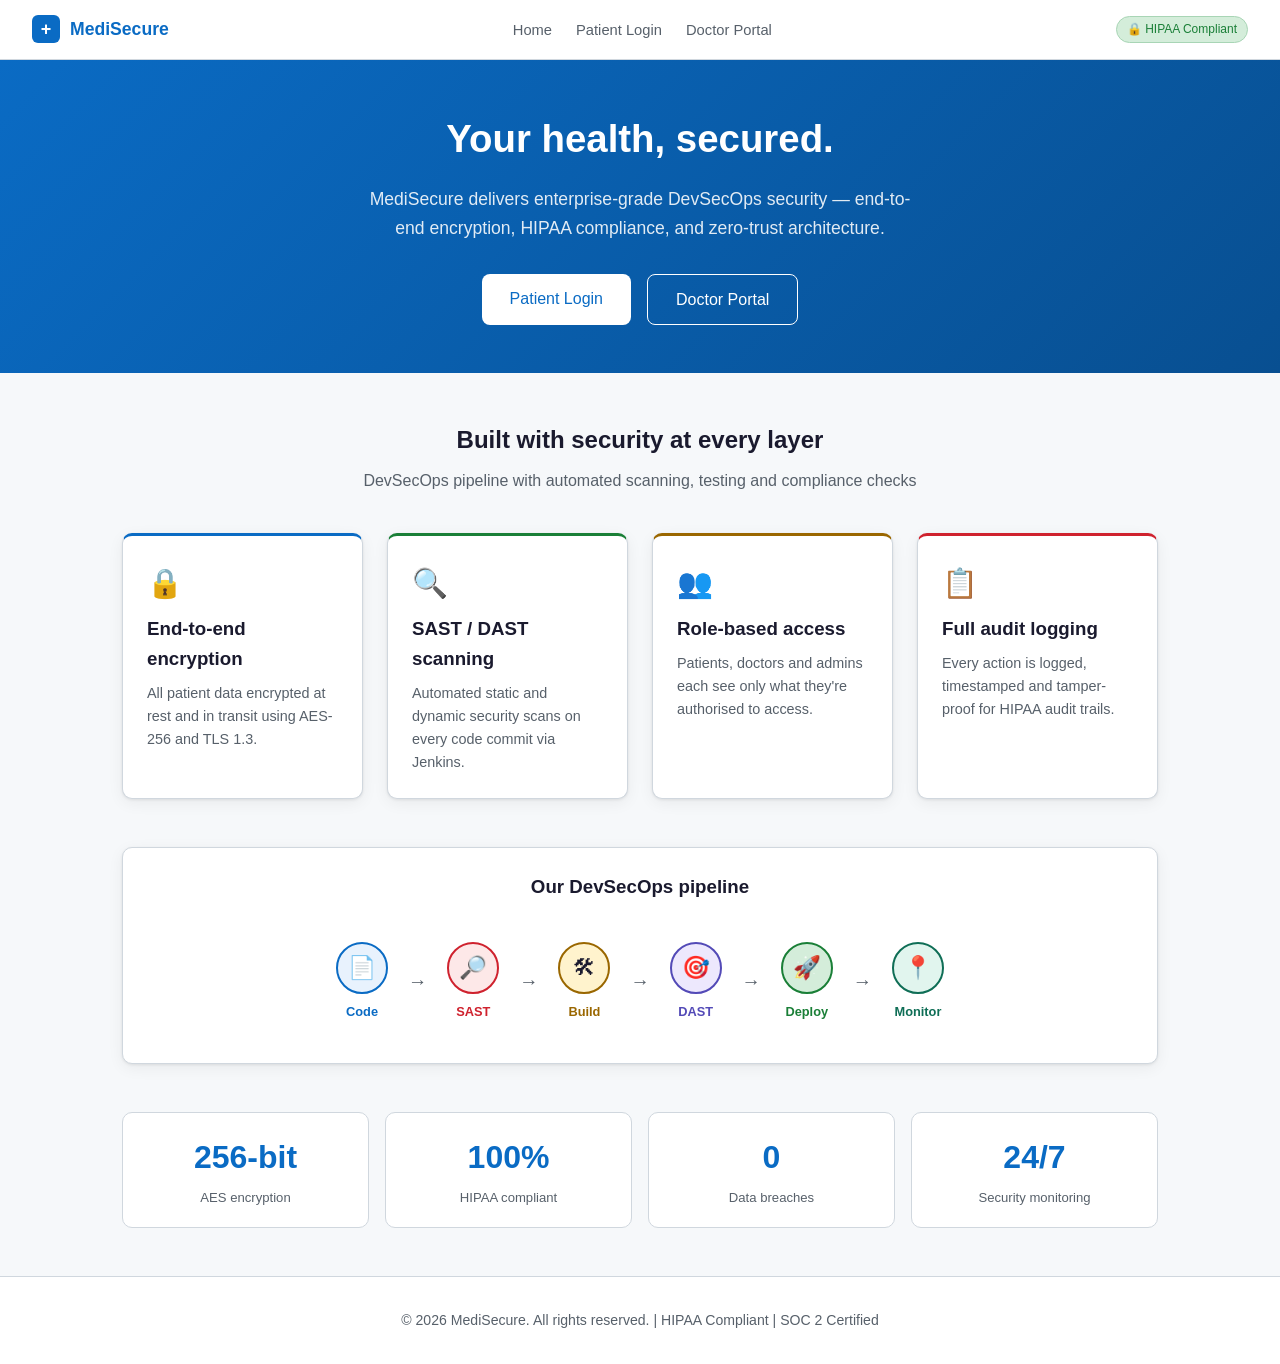
<file: app/index.html>
<!DOCTYPE html>
<html lang="en">
<head>
  <meta charset="UTF-8">
  <meta name="viewport" content="width=device-width, initial-scale=1.0">
  <title>MediSecure — Healthcare Portal</title>
  <link rel="stylesheet" href="style.css">
</head>
<body>

<nav class="navbar">
  <a href="index.html" class="navbar-brand">
    <div class="cross">+</div>
    MediSecure
  </a>
  <ul class="nav-links">
    <li><a href="index.html">Home</a></li>
    <li><a href="login.html">Patient Login</a></li>
    <li><a href="dashboard.html">Doctor Portal</a></li>
  </ul>
  <span class="badge-secure">&#128274; HIPAA Compliant</span>
</nav>

<!-- Hero -->
<div class="security-banner">
  <h1 style="font-size:2.4rem;font-weight:700;margin-bottom:1rem">Your health, secured.</h1>
  <p style="font-size:1.1rem;opacity:0.88;max-width:560px;margin:0 auto 2rem">
    MediSecure delivers enterprise-grade DevSecOps security — end-to-end encryption,
    HIPAA compliance, and zero-trust architecture.
  </p>
  <div style="display:flex;gap:1rem;justify-content:center;flex-wrap:wrap">
    <a href="login.html" class="btn btn-primary" style="background:white;color:#0a6bc4;font-size:1rem;padding:12px 28px">Patient Login</a>
    <a href="dashboard.html" class="btn btn-outline" style="border-color:white;color:white;font-size:1rem;padding:12px 28px">Doctor Portal</a>
  </div>
</div>

<!-- Security features -->
<div style="max-width:1100px;margin:3rem auto;padding:0 2rem">
  <h2 style="text-align:center;margin-bottom:0.5rem">Built with security at every layer</h2>
  <p style="text-align:center;color:var(--text-muted);margin-bottom:2.5rem">DevSecOps pipeline with automated scanning, testing and compliance checks</p>

  <div style="display:grid;grid-template-columns:repeat(auto-fit,minmax(220px,1fr));gap:1.5rem;margin-bottom:3rem">
    <div class="card" style="border-top:3px solid #0a6bc4">
      <div style="font-size:1.8rem;margin-bottom:0.5rem">&#128274;</div>
      <h3 style="margin-bottom:0.5rem">End-to-end encryption</h3>
      <p style="color:var(--text-muted);font-size:0.9rem">All patient data encrypted at rest and in transit using AES-256 and TLS 1.3.</p>
    </div>
    <div class="card" style="border-top:3px solid #1a7f37">
      <div style="font-size:1.8rem;margin-bottom:0.5rem">&#128269;</div>
      <h3 style="margin-bottom:0.5rem">SAST / DAST scanning</h3>
      <p style="color:var(--text-muted);font-size:0.9rem">Automated static and dynamic security scans on every code commit via Jenkins.</p>
    </div>
    <div class="card" style="border-top:3px solid #9a6700">
      <div style="font-size:1.8rem;margin-bottom:0.5rem">&#128101;</div>
      <h3 style="margin-bottom:0.5rem">Role-based access</h3>
      <p style="color:var(--text-muted);font-size:0.9rem">Patients, doctors and admins each see only what they're authorised to access.</p>
    </div>
    <div class="card" style="border-top:3px solid #cf222e">
      <div style="font-size:1.8rem;margin-bottom:0.5rem">&#128203;</div>
      <h3 style="margin-bottom:0.5rem">Full audit logging</h3>
      <p style="color:var(--text-muted);font-size:0.9rem">Every action is logged, timestamped and tamper-proof for HIPAA audit trails.</p>
    </div>
  </div>

  <!-- DevSecOps pipeline visual -->
  <div class="card" style="margin-bottom:3rem">
    <h3 style="margin-bottom:1.5rem;text-align:center">Our DevSecOps pipeline</h3>
    <div style="display:flex;align-items:center;justify-content:center;gap:0;flex-wrap:wrap">
      <div style="text-align:center;padding:1rem">
        <div style="width:52px;height:52px;background:#e8f2fd;border-radius:50%;display:flex;align-items:center;justify-content:center;margin:0 auto 8px;font-size:1.4rem;border:2px solid #0a6bc4">&#128196;</div>
        <div style="font-size:0.8rem;font-weight:600;color:#0a6bc4">Code</div>
      </div>
      <div style="color:var(--text-muted);font-size:1.2rem;padding:0 4px">&#8594;</div>
      <div style="text-align:center;padding:1rem">
        <div style="width:52px;height:52px;background:#fde8e8;border-radius:50%;display:flex;align-items:center;justify-content:center;margin:0 auto 8px;font-size:1.4rem;border:2px solid #cf222e">&#128270;</div>
        <div style="font-size:0.8rem;font-weight:600;color:#cf222e">SAST</div>
      </div>
      <div style="color:var(--text-muted);font-size:1.2rem;padding:0 4px">&#8594;</div>
      <div style="text-align:center;padding:1rem">
        <div style="width:52px;height:52px;background:#fff3cd;border-radius:50%;display:flex;align-items:center;justify-content:center;margin:0 auto 8px;font-size:1.4rem;border:2px solid #9a6700">&#128736;</div>
        <div style="font-size:0.8rem;font-weight:600;color:#9a6700">Build</div>
      </div>
      <div style="color:var(--text-muted);font-size:1.2rem;padding:0 4px">&#8594;</div>
      <div style="text-align:center;padding:1rem">
        <div style="width:52px;height:52px;background:#ede8fd;border-radius:50%;display:flex;align-items:center;justify-content:center;margin:0 auto 8px;font-size:1.4rem;border:2px solid #534AB7">&#127919;</div>
        <div style="font-size:0.8rem;font-weight:600;color:#534AB7">DAST</div>
      </div>
      <div style="color:var(--text-muted);font-size:1.2rem;padding:0 4px">&#8594;</div>
      <div style="text-align:center;padding:1rem">
        <div style="width:52px;height:52px;background:#d4edda;border-radius:50%;display:flex;align-items:center;justify-content:center;margin:0 auto 8px;font-size:1.4rem;border:2px solid #1a7f37">&#128640;</div>
        <div style="font-size:0.8rem;font-weight:600;color:#1a7f37">Deploy</div>
      </div>
      <div style="color:var(--text-muted);font-size:1.2rem;padding:0 4px">&#8594;</div>
      <div style="text-align:center;padding:1rem">
        <div style="width:52px;height:52px;background:#e1f5ee;border-radius:50%;display:flex;align-items:center;justify-content:center;margin:0 auto 8px;font-size:1.4rem;border:2px solid #0F6E56">&#128205;</div>
        <div style="font-size:0.8rem;font-weight:600;color:#0F6E56">Monitor</div>
      </div>
    </div>
  </div>

  <!-- Stats -->
  <div class="stats-grid">
    <div class="stat-card"><div class="stat-value">256-bit</div><div class="stat-label">AES encryption</div></div>
    <div class="stat-card"><div class="stat-value">100%</div><div class="stat-label">HIPAA compliant</div></div>
    <div class="stat-card"><div class="stat-value">0</div><div class="stat-label">Data breaches</div></div>
    <div class="stat-card"><div class="stat-value">24/7</div><div class="stat-label">Security monitoring</div></div>
  </div>
</div>

<footer style="background:var(--white);border-top:1px solid var(--border);padding:2rem;text-align:center;color:var(--text-muted);font-size:0.88rem">
  <p>&copy; 2026 MediSecure. All rights reserved. | HIPAA Compliant | SOC 2 Certified</p>
</footer>

</body>
</html>
</file>
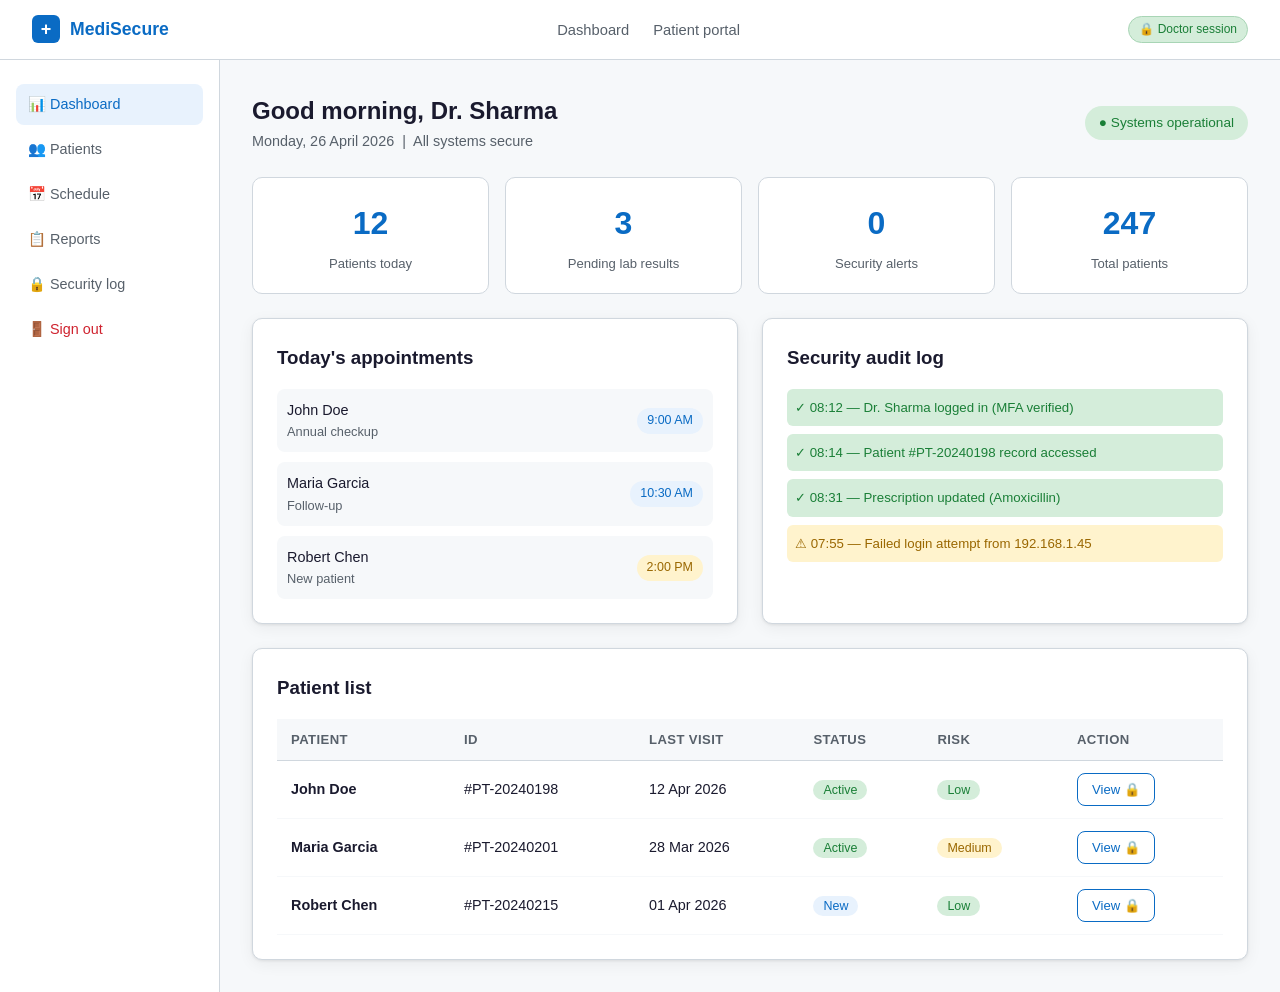
<file: app/dashboard.html>
<!DOCTYPE html>
<html lang="en">
<head>
  <meta charset="UTF-8">
  <meta name="viewport" content="width=device-width, initial-scale=1.0">
  <title>Doctor Dashboard — MediSecure</title>
  <link rel="stylesheet" href="style.css">
</head>
<body>

<nav class="navbar">
  <a href="index.html" class="navbar-brand"><div class="cross">+</div> MediSecure</a>
  <ul class="nav-links">
    <li><a href="dashboard.html">Dashboard</a></li>
    <li><a href="patient.html">Patient portal</a></li>
  </ul>
  <span class="badge-secure">&#128274; Doctor session</span>
</nav>

<div class="layout">
  <div class="sidebar">
    <a href="dashboard.html" class="sidebar-item active">&#128202; Dashboard</a>
    <a href="#" class="sidebar-item">&#128101; Patients</a>
    <a href="#" class="sidebar-item">&#128197; Schedule</a>
    <a href="#" class="sidebar-item">&#128203; Reports</a>
    <a href="#" class="sidebar-item">&#128274; Security log</a>
    <a href="index.html" class="sidebar-item" style="color:var(--danger)">&#128682; Sign out</a>
  </div>

  <div class="main">
    <div style="display:flex;justify-content:space-between;align-items:center;margin-bottom:1.5rem">
      <div>
        <h2>Good morning, Dr. Sharma</h2>
        <p style="color:var(--text-muted);font-size:0.9rem">Monday, 26 April 2026 &nbsp;|&nbsp; All systems secure</p>
      </div>
      <span class="pill pill-green" style="font-size:0.85rem;padding:6px 14px">&#9679; Systems operational</span>
    </div>

    <div class="stats-grid">
      <div class="stat-card"><div class="stat-value">12</div><div class="stat-label">Patients today</div></div>
      <div class="stat-card"><div class="stat-value">3</div><div class="stat-label">Pending lab results</div></div>
      <div class="stat-card"><div class="stat-value">0</div><div class="stat-label">Security alerts</div></div>
      <div class="stat-card"><div class="stat-value">247</div><div class="stat-label">Total patients</div></div>
    </div>

    <div style="display:grid;grid-template-columns:1fr 1fr;gap:1.5rem;margin-bottom:1.5rem">
      <div class="card">
        <h3 style="margin-bottom:1rem">Today's appointments</h3>
        <div style="display:flex;flex-direction:column;gap:10px">
          <div style="display:flex;justify-content:space-between;align-items:center;padding:10px;background:var(--bg);border-radius:8px">
            <div><p style="font-weight:500;font-size:0.9rem">John Doe</p><p style="font-size:0.8rem;color:var(--text-muted)">Annual checkup</p></div>
            <span class="pill pill-blue">9:00 AM</span>
          </div>
          <div style="display:flex;justify-content:space-between;align-items:center;padding:10px;background:var(--bg);border-radius:8px">
            <div><p style="font-weight:500;font-size:0.9rem">Maria Garcia</p><p style="font-size:0.8rem;color:var(--text-muted)">Follow-up</p></div>
            <span class="pill pill-blue">10:30 AM</span>
          </div>
          <div style="display:flex;justify-content:space-between;align-items:center;padding:10px;background:var(--bg);border-radius:8px">
            <div><p style="font-weight:500;font-size:0.9rem">Robert Chen</p><p style="font-size:0.8rem;color:var(--text-muted)">New patient</p></div>
            <span class="pill pill-yellow">2:00 PM</span>
          </div>
        </div>
      </div>

      <div class="card">
        <h3 style="margin-bottom:1rem">Security audit log</h3>
        <div style="display:flex;flex-direction:column;gap:8px">
          <div style="font-size:0.83rem;padding:8px;background:#d4edda;border-radius:6px;color:#1a7f37">
            &#10003; 08:12 — Dr. Sharma logged in (MFA verified)
          </div>
          <div style="font-size:0.83rem;padding:8px;background:#d4edda;border-radius:6px;color:#1a7f37">
            &#10003; 08:14 — Patient #PT-20240198 record accessed
          </div>
          <div style="font-size:0.83rem;padding:8px;background:#d4edda;border-radius:6px;color:#1a7f37">
            &#10003; 08:31 — Prescription updated (Amoxicillin)
          </div>
          <div style="font-size:0.83rem;padding:8px;background:#fff3cd;border-radius:6px;color:#9a6700">
            &#9888; 07:55 — Failed login attempt from 192.168.1.45
          </div>
        </div>
      </div>
    </div>

    <div class="card">
      <h3 style="margin-bottom:1rem">Patient list</h3>
      <div class="table-wrapper">
        <table>
          <thead>
            <tr><th>Patient</th><th>ID</th><th>Last visit</th><th>Status</th><th>Risk</th><th>Action</th></tr>
          </thead>
          <tbody>
            <tr>
              <td><b>John Doe</b></td><td>#PT-20240198</td><td>12 Apr 2026</td>
              <td><span class="pill pill-green">Active</span></td>
              <td><span class="pill pill-green">Low</span></td>
              <td><a href="patient.html" class="btn btn-outline btn-sm">View &#128274;</a></td>
            </tr>
            <tr>
              <td><b>Maria Garcia</b></td><td>#PT-20240201</td><td>28 Mar 2026</td>
              <td><span class="pill pill-green">Active</span></td>
              <td><span class="pill pill-yellow">Medium</span></td>
              <td><a href="patient.html" class="btn btn-outline btn-sm">View &#128274;</a></td>
            </tr>
            <tr>
              <td><b>Robert Chen</b></td><td>#PT-20240215</td><td>01 Apr 2026</td>
              <td><span class="pill pill-blue">New</span></td>
              <td><span class="pill pill-green">Low</span></td>
              <td><a href="patient.html" class="btn btn-outline btn-sm">View &#128274;</a></td>
            </tr>
          </tbody>
        </table>
      </div>
    </div>
  </div>
</div>

</body>
</html>
</file>
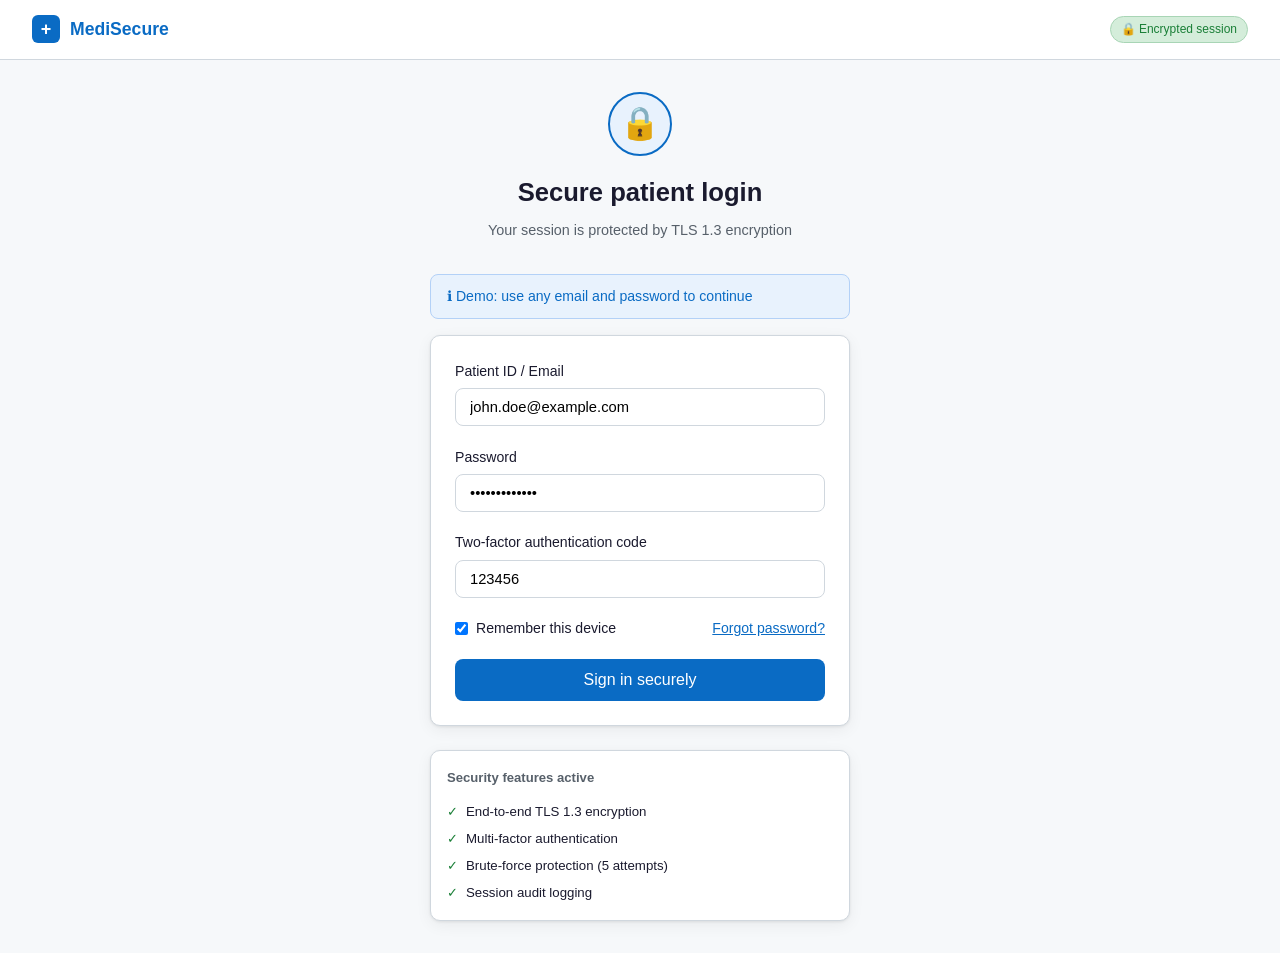
<file: app/login.html>
<!DOCTYPE html>
<html lang="en">
<head>
  <meta charset="UTF-8">
  <meta name="viewport" content="width=device-width, initial-scale=1.0">
  <title>Secure Login — MediSecure</title>
  <link rel="stylesheet" href="style.css">
</head>
<body style="background:var(--bg);display:flex;flex-direction:column;min-height:100vh">

<nav class="navbar">
  <a href="index.html" class="navbar-brand">
    <div class="cross">+</div> MediSecure
  </a>
  <span class="badge-secure">&#128274; Encrypted session</span>
</nav>

<div style="flex:1;display:flex;align-items:center;justify-content:center;padding:2rem">
  <div style="width:100%;max-width:420px">

    <div style="text-align:center;margin-bottom:2rem">
      <div style="width:64px;height:64px;background:#e8f2fd;border-radius:50%;display:flex;align-items:center;justify-content:center;margin:0 auto 1rem;font-size:2rem;border:2px solid #0a6bc4">&#128274;</div>
      <h1 style="font-size:1.6rem;margin-bottom:0.4rem">Secure patient login</h1>
      <p style="color:var(--text-muted);font-size:0.9rem">Your session is protected by TLS 1.3 encryption</p>
    </div>

    <div class="alert alert-info">
      &#8505; Demo: use any email and password to continue
    </div>

    <div class="card">
      <div class="form-group">
        <label>Patient ID / Email</label>
        <input type="email" id="email" placeholder="patient@example.com" value="john.doe@example.com">
      </div>
      <div class="form-group">
        <label>Password</label>
        <input type="password" id="password" placeholder="••••••••" value="SecurePass123">
      </div>
      <div class="form-group">
        <label>Two-factor authentication code</label>
        <input type="text" id="mfa" placeholder="123456" maxlength="6" value="123456">
      </div>

      <div style="display:flex;align-items:center;justify-content:space-between;margin-bottom:1.2rem">
        <label style="display:flex;align-items:center;gap:8px;font-size:0.88rem;cursor:pointer">
          <input type="checkbox" checked> Remember this device
        </label>
        <a href="#" style="font-size:0.88rem;color:var(--primary)">Forgot password?</a>
      </div>

      <button class="btn btn-primary" style="width:100%;padding:12px;font-size:1rem" onclick="doLogin()">
        Sign in securely
      </button>

      <div id="login-error" class="alert alert-danger" style="display:none;margin-top:1rem">
        &#9888; Invalid credentials. Account locked after 5 attempts.
      </div>
    </div>

    <div style="margin-top:1.5rem">
      <div class="card" style="padding:1rem">
        <p style="font-size:0.82rem;color:var(--text-muted);margin-bottom:0.8rem;font-weight:600">Security features active</p>
        <div style="display:flex;flex-direction:column;gap:6px">
          <div style="display:flex;align-items:center;gap:8px;font-size:0.83rem">
            <span style="color:#1a7f37">&#10003;</span> End-to-end TLS 1.3 encryption
          </div>
          <div style="display:flex;align-items:center;gap:8px;font-size:0.83rem">
            <span style="color:#1a7f37">&#10003;</span> Multi-factor authentication
          </div>
          <div style="display:flex;align-items:center;gap:8px;font-size:0.83rem">
            <span style="color:#1a7f37">&#10003;</span> Brute-force protection (5 attempts)
          </div>
          <div style="display:flex;align-items:center;gap:8px;font-size:0.83rem">
            <span style="color:#1a7f37">&#10003;</span> Session audit logging
          </div>
        </div>
      </div>
    </div>

  </div>
</div>

<script>
function doLogin() {
  const email = document.getElementById('email').value;
  const pass = document.getElementById('password').value;
  const mfa = document.getElementById('mfa').value;
  if (email && pass && mfa.length === 6) {
    window.location.href = 'patient.html';
  } else {
    document.getElementById('login-error').style.display = 'flex';
  }
}
</script>
</body>
</html>
</file>
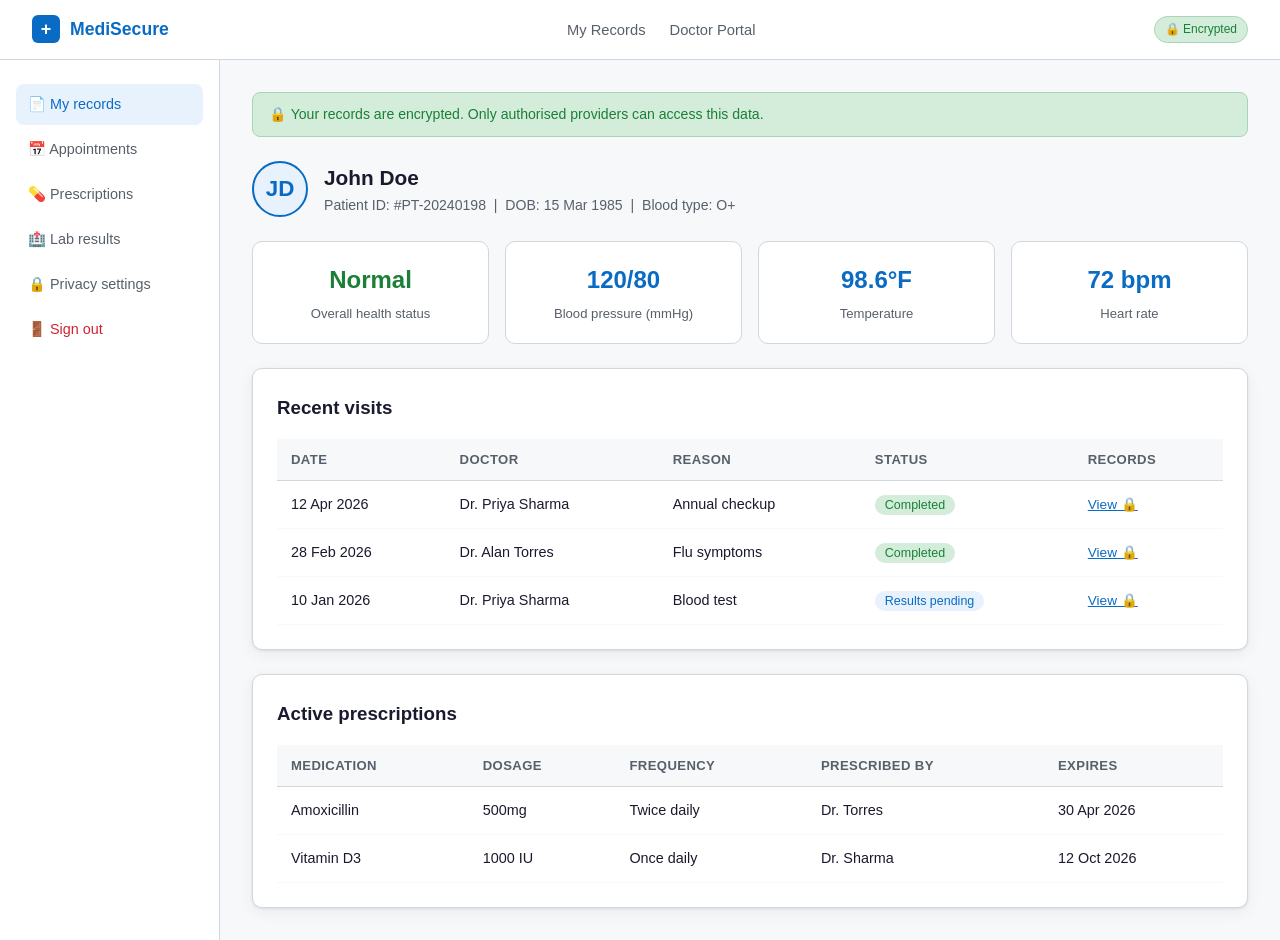
<file: app/patient.html>
<!DOCTYPE html>
<html lang="en">
<head>
  <meta charset="UTF-8">
  <meta name="viewport" content="width=device-width, initial-scale=1.0">
  <title>Patient Records — MediSecure</title>
  <link rel="stylesheet" href="style.css">
</head>
<body>

<nav class="navbar">
  <a href="index.html" class="navbar-brand"><div class="cross">+</div> MediSecure</a>
  <ul class="nav-links">
    <li><a href="patient.html" class="active">My Records</a></li>
    <li><a href="dashboard.html">Doctor Portal</a></li>
  </ul>
  <span class="badge-secure">&#128274; Encrypted</span>
</nav>

<div class="layout">
  <div class="sidebar">
    <a href="patient.html" class="sidebar-item active">&#128196; My records</a>
    <a href="#" class="sidebar-item">&#128197; Appointments</a>
    <a href="#" class="sidebar-item">&#128138; Prescriptions</a>
    <a href="#" class="sidebar-item">&#127973; Lab results</a>
    <a href="#" class="sidebar-item">&#128274; Privacy settings</a>
    <a href="index.html" class="sidebar-item" style="margin-top:auto;color:var(--danger)">&#128682; Sign out</a>
  </div>

  <div class="main">
    <div class="alert alert-success" style="margin-bottom:1.5rem">
      &#128274; Your records are encrypted. Only authorised providers can access this data.
    </div>

    <div style="display:flex;align-items:center;gap:1rem;margin-bottom:1.5rem">
      <div style="width:56px;height:56px;background:#e8f2fd;border-radius:50%;display:flex;align-items:center;justify-content:center;font-size:1.4rem;border:2px solid #0a6bc4;font-weight:700;color:#0a6bc4">JD</div>
      <div>
        <h2 style="font-size:1.3rem">John Doe</h2>
        <p style="color:var(--text-muted);font-size:0.88rem">Patient ID: #PT-20240198 &nbsp;|&nbsp; DOB: 15 Mar 1985 &nbsp;|&nbsp; Blood type: O+</p>
      </div>
    </div>

    <div class="stats-grid">
      <div class="stat-card"><div class="stat-value" style="font-size:1.5rem;color:#1a7f37">Normal</div><div class="stat-label">Overall health status</div></div>
      <div class="stat-card"><div class="stat-value" style="font-size:1.5rem">120/80</div><div class="stat-label">Blood pressure (mmHg)</div></div>
      <div class="stat-card"><div class="stat-value" style="font-size:1.5rem">98.6°F</div><div class="stat-label">Temperature</div></div>
      <div class="stat-card"><div class="stat-value" style="font-size:1.5rem">72 bpm</div><div class="stat-label">Heart rate</div></div>
    </div>

    <div class="card" style="margin-bottom:1.5rem">
      <h3 style="margin-bottom:1rem">Recent visits</h3>
      <div class="table-wrapper">
        <table>
          <thead>
            <tr><th>Date</th><th>Doctor</th><th>Reason</th><th>Status</th><th>Records</th></tr>
          </thead>
          <tbody>
            <tr><td>12 Apr 2026</td><td>Dr. Priya Sharma</td><td>Annual checkup</td><td><span class="pill pill-green">Completed</span></td><td><a href="#" style="color:var(--primary);font-size:0.85rem">View &#128274;</a></td></tr>
            <tr><td>28 Feb 2026</td><td>Dr. Alan Torres</td><td>Flu symptoms</td><td><span class="pill pill-green">Completed</span></td><td><a href="#" style="color:var(--primary);font-size:0.85rem">View &#128274;</a></td></tr>
            <tr><td>10 Jan 2026</td><td>Dr. Priya Sharma</td><td>Blood test</td><td><span class="pill pill-blue">Results pending</span></td><td><a href="#" style="color:var(--primary);font-size:0.85rem">View &#128274;</a></td></tr>
          </tbody>
        </table>
      </div>
    </div>

    <div class="card">
      <h3 style="margin-bottom:1rem">Active prescriptions</h3>
      <div class="table-wrapper">
        <table>
          <thead>
            <tr><th>Medication</th><th>Dosage</th><th>Frequency</th><th>Prescribed by</th><th>Expires</th></tr>
          </thead>
          <tbody>
            <tr><td>Amoxicillin</td><td>500mg</td><td>Twice daily</td><td>Dr. Torres</td><td>30 Apr 2026</td></tr>
            <tr><td>Vitamin D3</td><td>1000 IU</td><td>Once daily</td><td>Dr. Sharma</td><td>12 Oct 2026</td></tr>
          </tbody>
        </table>
      </div>
    </div>
  </div>
</div>

</body>
</html>
</file>
<file: app/style.css>
* { margin: 0; padding: 0; box-sizing: border-box; }

:root {
  --primary: #0a6bc4;
  --primary-dark: #084f91;
  --primary-light: #e8f2fd;
  --success: #1a7f37;
  --danger: #cf222e;
  --warning: #9a6700;
  --text: #1a1a2e;
  --text-muted: #57606a;
  --border: #d0d7de;
  --bg: #f6f8fa;
  --white: #ffffff;
  --radius: 10px;
  --shadow: 0 1px 3px rgba(0,0,0,0.08), 0 4px 16px rgba(0,0,0,0.06);
}

body {
  font-family: -apple-system, BlinkMacSystemFont, 'Segoe UI', sans-serif;
  background: var(--bg);
  color: var(--text);
  line-height: 1.6;
}

/* Navbar */
.navbar {
  background: var(--white);
  border-bottom: 1px solid var(--border);
  padding: 0 2rem;
  display: flex;
  align-items: center;
  justify-content: space-between;
  height: 60px;
  position: sticky;
  top: 0;
  z-index: 100;
}

.navbar-brand {
  display: flex;
  align-items: center;
  gap: 10px;
  font-weight: 700;
  font-size: 1.1rem;
  color: var(--primary);
  text-decoration: none;
}

.navbar-brand .cross {
  width: 28px; height: 28px;
  background: var(--primary);
  border-radius: 6px;
  display: flex; align-items: center; justify-content: center;
  color: white;
  font-size: 18px;
  font-weight: 700;
}

.nav-links { display: flex; gap: 1.5rem; list-style: none; }
.nav-links a {
  text-decoration: none;
  color: var(--text-muted);
  font-size: 0.92rem;
  transition: color 0.2s;
}
.nav-links a:hover { color: var(--primary); }

.badge-secure {
  background: #d4edda;
  color: var(--success);
  font-size: 0.75rem;
  padding: 3px 10px;
  border-radius: 20px;
  font-weight: 500;
  border: 1px solid #a8d5b5;
}

/* Buttons */
.btn {
  padding: 9px 20px;
  border-radius: 8px;
  font-size: 0.9rem;
  font-weight: 500;
  cursor: pointer;
  border: none;
  transition: all 0.2s;
  text-decoration: none;
  display: inline-block;
}
.btn-primary { background: var(--primary); color: white; }
.btn-primary:hover { background: var(--primary-dark); }
.btn-outline {
  background: transparent;
  color: var(--primary);
  border: 1px solid var(--primary);
}
.btn-outline:hover { background: var(--primary-light); }
.btn-danger { background: var(--danger); color: white; }
.btn-sm { padding: 5px 14px; font-size: 0.82rem; }

/* Cards */
.card {
  background: var(--white);
  border-radius: var(--radius);
  border: 1px solid var(--border);
  box-shadow: var(--shadow);
  padding: 1.5rem;
}

/* Form */
.form-group { margin-bottom: 1.2rem; }
.form-group label {
  display: block;
  font-size: 0.88rem;
  font-weight: 500;
  margin-bottom: 6px;
  color: var(--text);
}
.form-group input, .form-group select {
  width: 100%;
  padding: 10px 14px;
  border: 1px solid var(--border);
  border-radius: 8px;
  font-size: 0.92rem;
  background: var(--white);
  transition: border-color 0.2s;
  outline: none;
}
.form-group input:focus { border-color: var(--primary); box-shadow: 0 0 0 3px rgba(10,107,196,0.1); }

/* Alert banners */
.alert {
  padding: 10px 16px;
  border-radius: 8px;
  font-size: 0.88rem;
  margin-bottom: 1rem;
  display: flex;
  align-items: center;
  gap: 8px;
}
.alert-info { background: #e8f2fd; color: #0a6bc4; border: 1px solid #b3d1f7; }
.alert-success { background: #d4edda; color: var(--success); border: 1px solid #a8d5b5; }
.alert-danger { background: #fde8e8; color: var(--danger); border: 1px solid #f5b8b8; }

/* Stats */
.stats-grid {
  display: grid;
  grid-template-columns: repeat(auto-fit, minmax(160px, 1fr));
  gap: 1rem;
  margin-bottom: 1.5rem;
}
.stat-card {
  background: var(--white);
  border: 1px solid var(--border);
  border-radius: var(--radius);
  padding: 1.2rem;
  text-align: center;
}
.stat-card .stat-value { font-size: 2rem; font-weight: 700; color: var(--primary); }
.stat-card .stat-label { font-size: 0.82rem; color: var(--text-muted); margin-top: 4px; }

/* Table */
.table-wrapper { overflow-x: auto; }
table { width: 100%; border-collapse: collapse; font-size: 0.9rem; }
th {
  background: var(--bg);
  padding: 10px 14px;
  text-align: left;
  font-size: 0.82rem;
  font-weight: 600;
  color: var(--text-muted);
  border-bottom: 1px solid var(--border);
  text-transform: uppercase;
  letter-spacing: 0.03em;
}
td { padding: 12px 14px; border-bottom: 1px solid var(--bg); }
tr:hover td { background: var(--bg); }

/* Status pills */
.pill {
  padding: 3px 10px;
  border-radius: 20px;
  font-size: 0.78rem;
  font-weight: 500;
}
.pill-green { background: #d4edda; color: var(--success); }
.pill-red { background: #fde8e8; color: var(--danger); }
.pill-yellow { background: #fff3cd; color: var(--warning); }
.pill-blue { background: var(--primary-light); color: var(--primary); }

/* Sidebar layout */
.layout { display: flex; min-height: calc(100vh - 60px); }
.sidebar {
  width: 220px;
  background: var(--white);
  border-right: 1px solid var(--border);
  padding: 1.5rem 1rem;
  flex-shrink: 0;
}
.sidebar-item {
  display: flex;
  align-items: center;
  gap: 10px;
  padding: 9px 12px;
  border-radius: 8px;
  color: var(--text-muted);
  text-decoration: none;
  font-size: 0.9rem;
  margin-bottom: 4px;
  transition: all 0.2s;
}
.sidebar-item:hover, .sidebar-item.active {
  background: var(--primary-light);
  color: var(--primary);
}
.main { flex: 1; padding: 2rem; }

/* Security banner */
.security-banner {
  background: linear-gradient(135deg, #0a6bc4 0%, #084f91 100%);
  color: white;
  padding: 3rem 2rem;
  text-align: center;
}
</file>
